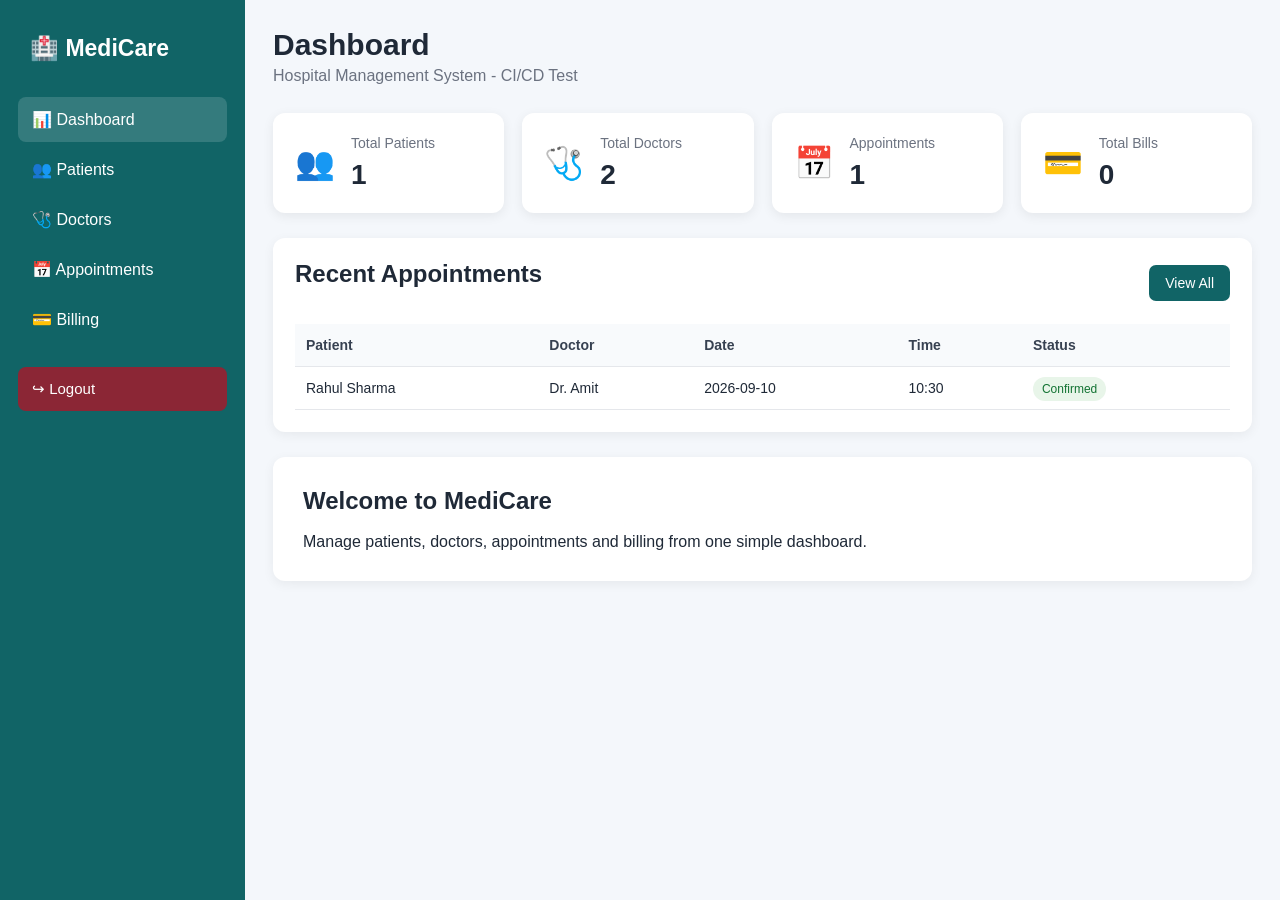
<file: index.html>
<!DOCTYPE html>
<html lang="en">
<head>
<meta charset="UTF-8"><meta name="viewport" content="width=device-width, initial-scale=1.0">
<title>MediCare HMS - Dashboard</title><link rel="stylesheet" href="css/style.css">
</head>
<body>
<div id="sidebar"></div>
<main class="main">
<header class="topbar"><div><h1>Dashboard</h1><p>Hospital Management System - CI/CD Test</p></div><button class="menu-btn" onclick="toggleSidebar()">☰</button></header>
<section class="cards">
<div class="card"><span>👥</span><div><p>Total Patients</p><h2 id="dashPatients">0</h2></div></div>
<div class="card"><span>🩺</span><div><p>Total Doctors</p><h2 id="dashDoctors">0</h2></div></div>
<div class="card"><span>📅</span><div><p>Appointments</p><h2 id="dashAppointments">0</h2></div></div>
<div class="card"><span>💳</span><div><p>Total Bills</p><h2 id="dashBills">0</h2></div></div>
</section>
<section class="panel">
<div class="panel-head"><h2>Recent Appointments</h2><a class="btn" href="appointments.html">View All</a></div>
<div class="table-wrap"><table><thead><tr><th>Patient</th><th>Doctor</th><th>Date</th><th>Time</th><th>Status</th></tr></thead><tbody id="recentAppointments"></tbody></table></div>
</section>
<section class="panel welcome"><h2>Welcome to MediCare</h2><p>Manage patients, doctors, appointments and billing from one simple dashboard.</p></section>
</main>
<script src="js/app.js"></script><script>renderDashboard();</script>
</body></html>
</file>
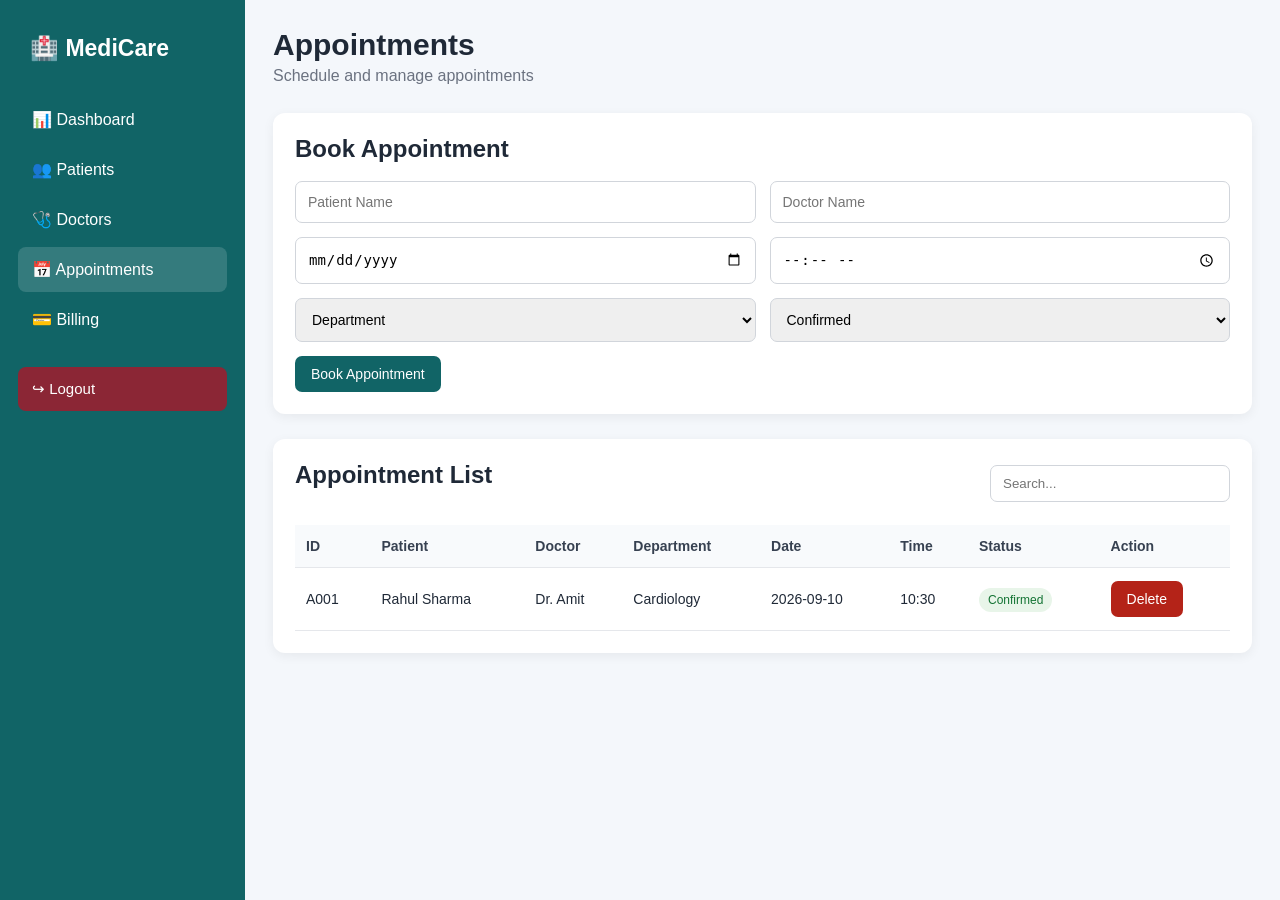
<file: appointments.html>
<!DOCTYPE html>
<html lang="en"><head><meta charset="UTF-8"><meta name="viewport" content="width=device-width, initial-scale=1.0">
<title>Appointments - MediCare HMS</title><link rel="stylesheet" href="css/style.css"></head>
<body><div id="sidebar"></div><main class="main">
<header class="topbar"><div><h1>Appointments</h1><p>Schedule and manage appointments</p></div><button class="menu-btn" onclick="toggleSidebar()">☰</button></header>
<section class="panel"><h2>Book Appointment</h2><form id="appointmentForm" class="form-grid">
<input name="patient" placeholder="Patient Name" required><input name="doctor" placeholder="Doctor Name" required>
<input name="date" type="date" required><input name="time" type="time" required>
<select name="department" required><option value="">Department</option><option>Cardiology</option><option>Neurology</option><option>Orthopedics</option><option>General Medicine</option><option>Pediatrics</option><option>Dermatology</option></select>
<select name="status"><option>Confirmed</option><option>Pending</option><option>Completed</option><option>Cancelled</option></select>
<button class="btn primary" type="submit">Book Appointment</button></form></section>
<section class="panel"><div class="panel-head"><h2>Appointment List</h2><input id="appointmentSearch" class="search" placeholder="Search..." oninput="renderAppointments()"></div>
<div class="table-wrap"><table><thead><tr><th>ID</th><th>Patient</th><th>Doctor</th><th>Department</th><th>Date</th><th>Time</th><th>Status</th><th>Action</th></tr></thead><tbody id="appointmentTable"></tbody></table></div></section>
</main><script src="js/app.js"></script><script>setupAppointmentPage();</script></body></html>
</file>
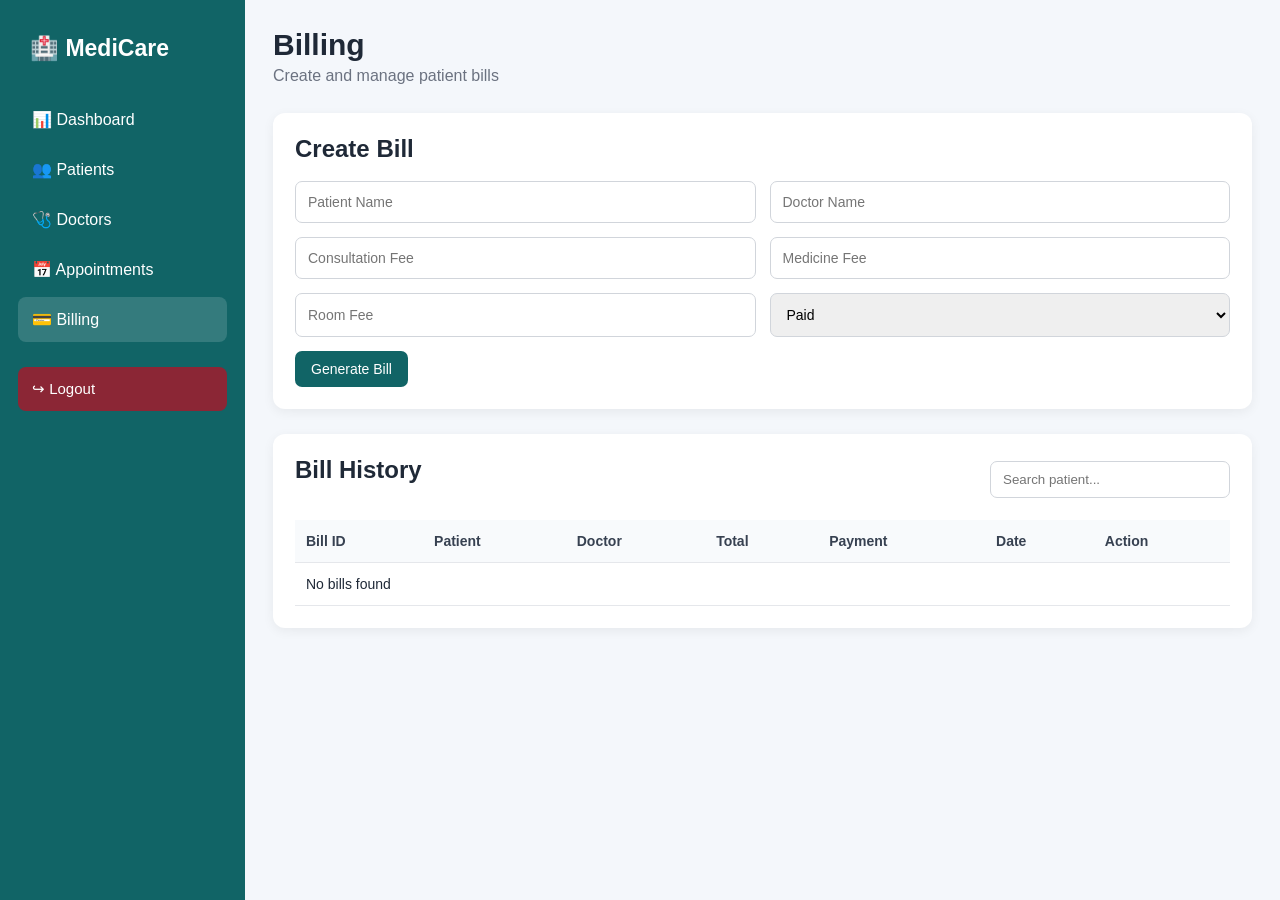
<file: billing.html>
<!DOCTYPE html>
<html lang="en"><head><meta charset="UTF-8"><meta name="viewport" content="width=device-width, initial-scale=1.0">
<title>Billing - MediCare HMS</title><link rel="stylesheet" href="css/style.css"></head>
<body><div id="sidebar"></div><main class="main">
<header class="topbar"><div><h1>Billing</h1><p>Create and manage patient bills</p></div><button class="menu-btn" onclick="toggleSidebar()">☰</button></header>
<section class="panel"><h2>Create Bill</h2><form id="billForm" class="form-grid">
<input name="patient" placeholder="Patient Name" required><input name="doctor" placeholder="Doctor Name" required>
<input name="consultation" type="number" min="0" step="0.01" placeholder="Consultation Fee" required>
<input name="medicine" type="number" min="0" step="0.01" placeholder="Medicine Fee" required>
<input name="room" type="number" min="0" step="0.01" placeholder="Room Fee" required>
<select name="payment"><option>Paid</option><option>Pending</option></select>
<button class="btn primary" type="submit">Generate Bill</button></form></section>
<section class="panel"><div class="panel-head"><h2>Bill History</h2><input id="billSearch" class="search" placeholder="Search patient..." oninput="renderBills()"></div>
<div class="table-wrap"><table><thead><tr><th>Bill ID</th><th>Patient</th><th>Doctor</th><th>Total</th><th>Payment</th><th>Date</th><th>Action</th></tr></thead><tbody id="billTable"></tbody></table></div></section>
</main><script src="js/app.js"></script><script>setupBillingPage();</script></body></html>
</file>
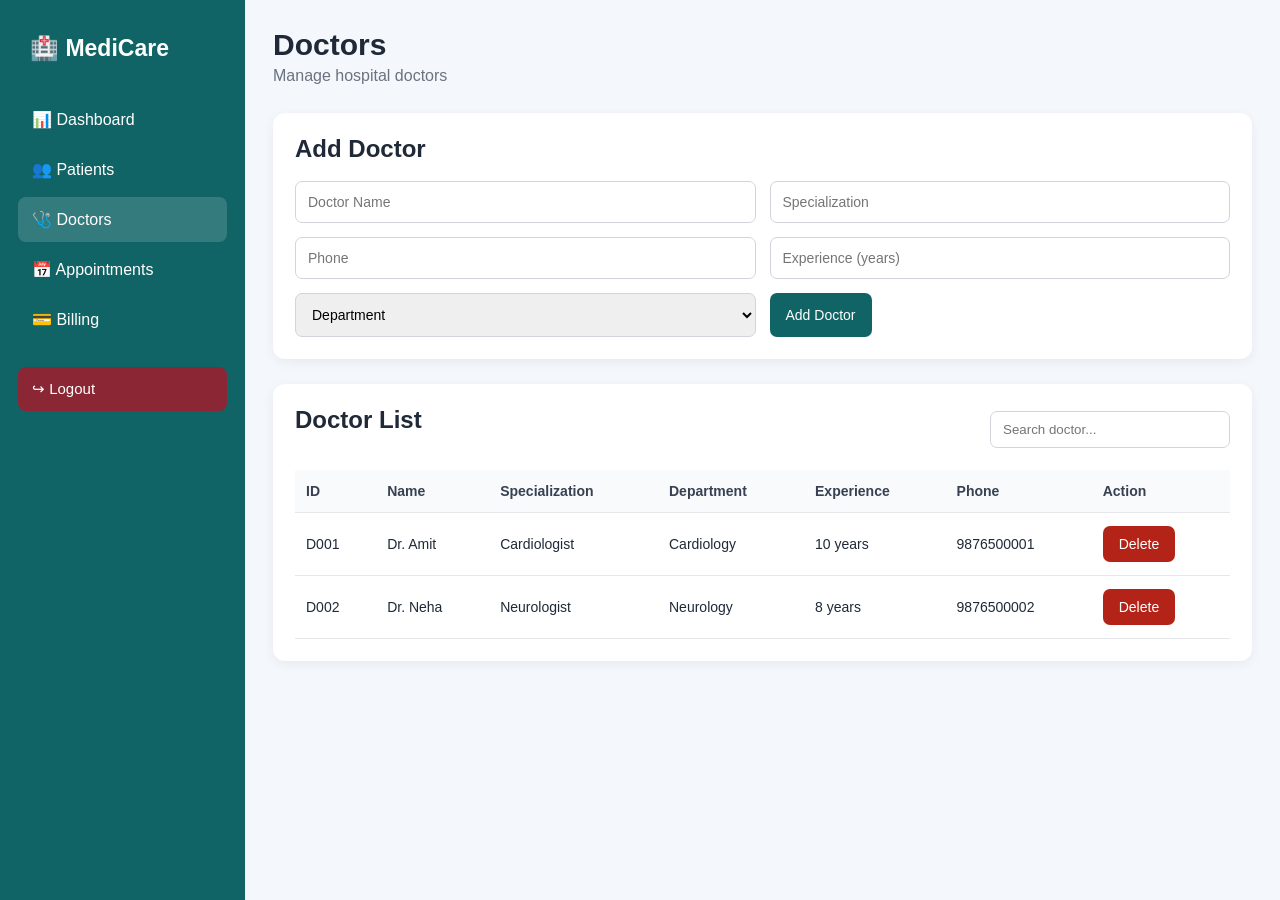
<file: doctors.html>
<!DOCTYPE html>
<html lang="en"><head><meta charset="UTF-8"><meta name="viewport" content="width=device-width, initial-scale=1.0">
<title>Doctors - MediCare HMS</title><link rel="stylesheet" href="css/style.css"></head>
<body><div id="sidebar"></div><main class="main">
<header class="topbar"><div><h1>Doctors</h1><p>Manage hospital doctors</p></div><button class="menu-btn" onclick="toggleSidebar()">☰</button></header>
<section class="panel"><h2>Add Doctor</h2><form id="doctorForm" class="form-grid">
<input name="name" placeholder="Doctor Name" required><input name="specialization" placeholder="Specialization" required>
<input name="phone" placeholder="Phone" required><input name="experience" type="number" min="0" placeholder="Experience (years)" required>
<select name="department" required><option value="">Department</option><option>Cardiology</option><option>Neurology</option><option>Orthopedics</option><option>General Medicine</option><option>Pediatrics</option><option>Dermatology</option></select>
<button class="btn primary" type="submit">Add Doctor</button></form></section>
<section class="panel"><div class="panel-head"><h2>Doctor List</h2><input id="doctorSearch" class="search" placeholder="Search doctor..." oninput="renderDoctors()"></div>
<div class="table-wrap"><table><thead><tr><th>ID</th><th>Name</th><th>Specialization</th><th>Department</th><th>Experience</th><th>Phone</th><th>Action</th></tr></thead><tbody id="doctorTable"></tbody></table></div></section>
</main><script src="js/app.js"></script><script>setupDoctorPage();</script></body></html>
</file>
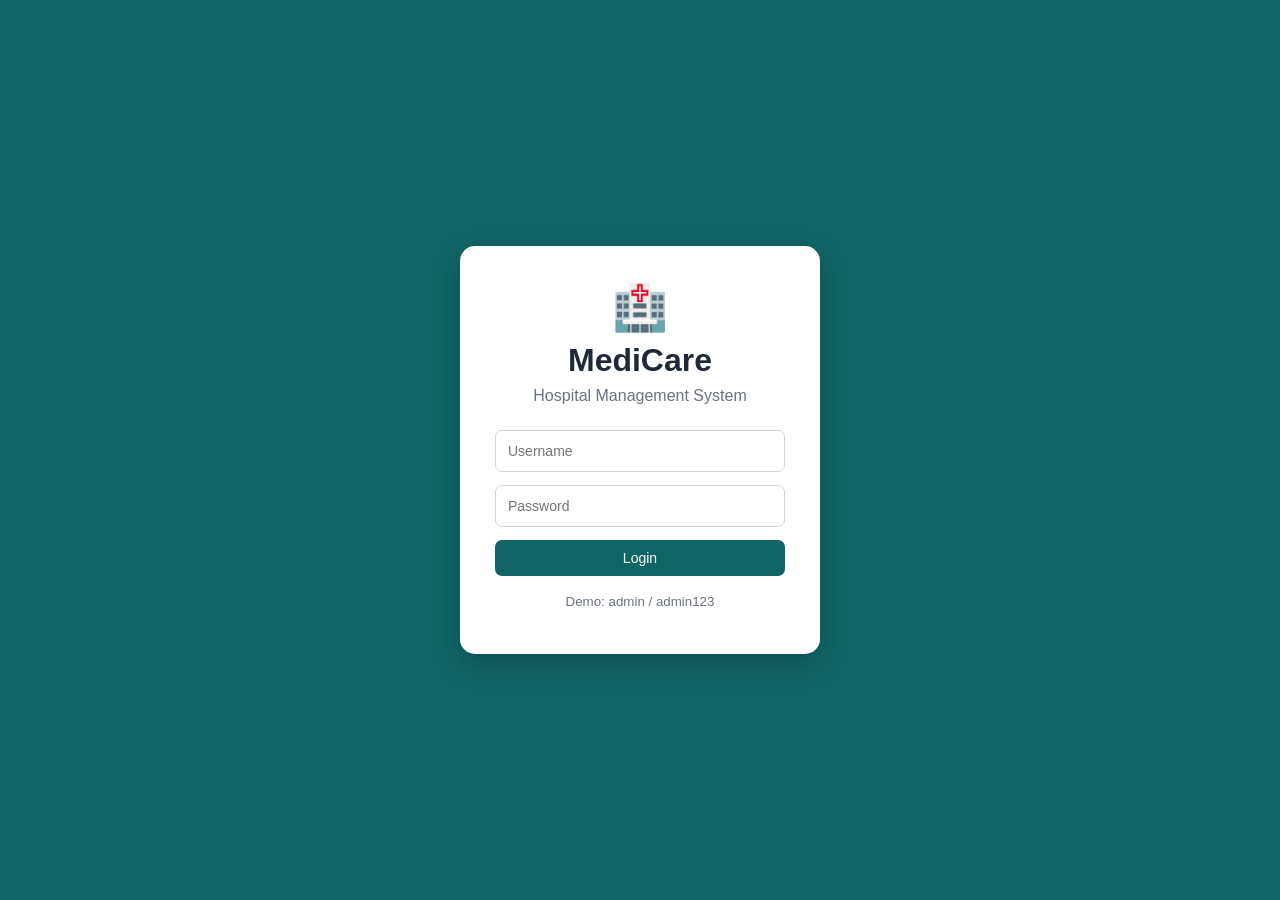
<file: login.html>
<!DOCTYPE html>
<html lang="en"><head><meta charset="UTF-8"><meta name="viewport" content="width=device-width, initial-scale=1.0">
<title>Login - MediCare HMS</title><link rel="stylesheet" href="css/style.css"></head>
<body class="login-body"><div class="login-card"><div class="logo">🏥</div><h1>MediCare</h1><p>Hospital Management System</p>
<form id="loginForm"><input id="username" placeholder="Username" required><input id="password" type="password" placeholder="Password" required><button class="btn primary full" type="submit">Login</button></form>
<small>Demo: admin / admin123</small><p id="loginMsg" class="error"></p></div><script>
document.getElementById("loginForm").addEventListener("submit",e=>{e.preventDefault();let u=username.value,p=password.value;if(u==="admin"&&p==="admin123"){localStorage.setItem("loggedIn","true");location.href="index.html"}else loginMsg.textContent="Invalid username or password";});
</script></body></html>
</file>
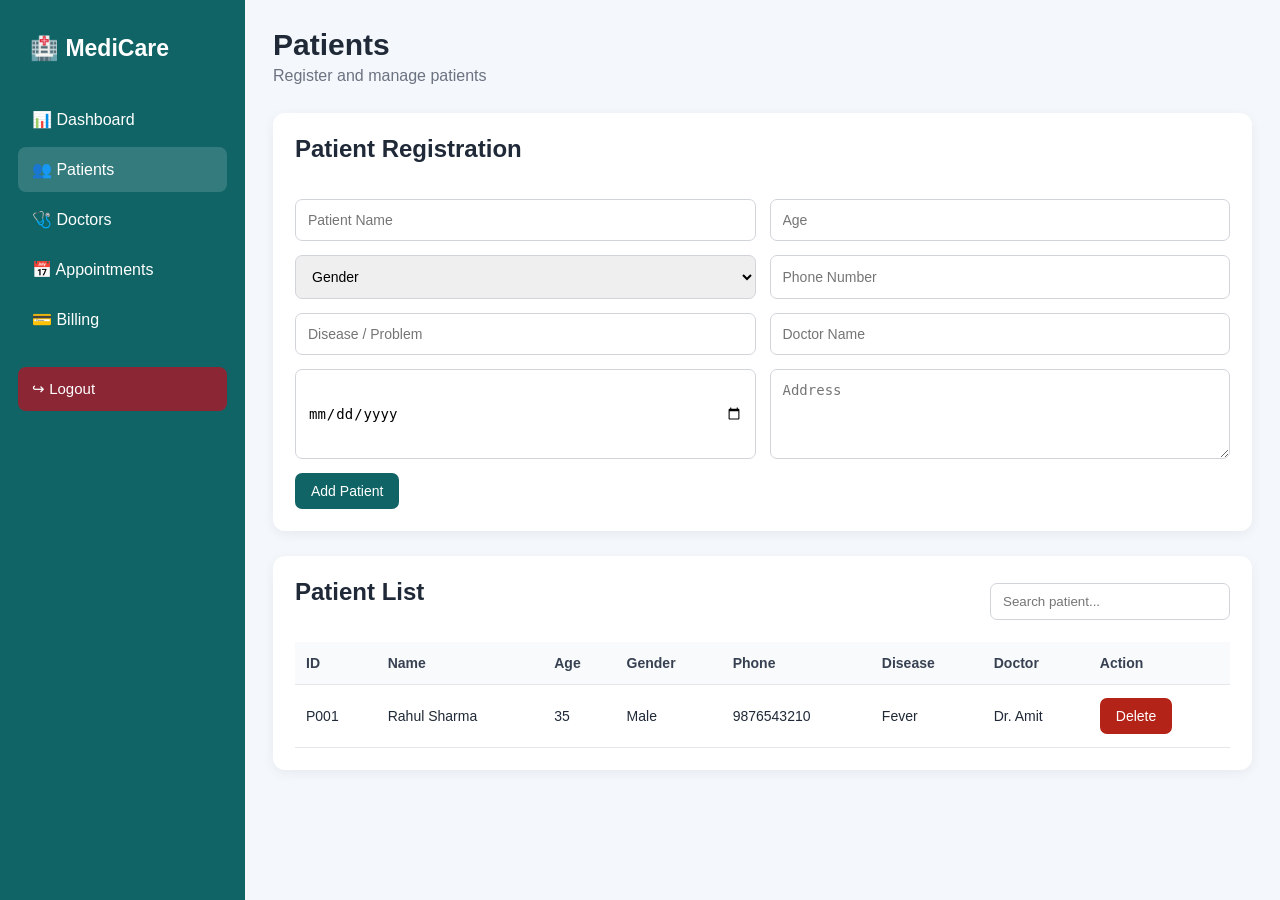
<file: patients.html>
<!DOCTYPE html>
<html lang="en"><head><meta charset="UTF-8"><meta name="viewport" content="width=device-width, initial-scale=1.0">
<title>Patients - MediCare HMS</title><link rel="stylesheet" href="css/style.css"></head>
<body><div id="sidebar"></div><main class="main">
<header class="topbar"><div><h1>Patients</h1><p>Register and manage patients</p></div><button class="menu-btn" onclick="toggleSidebar()">☰</button></header>
<section class="panel"><div class="panel-head"><h2>Patient Registration</h2></div>
<form id="patientForm" class="form-grid">
<input name="name" placeholder="Patient Name" required><input name="age" type="number" min="0" placeholder="Age" required>
<select name="gender" required><option value="">Gender</option><option>Male</option><option>Female</option><option>Other</option></select>
<input name="phone" placeholder="Phone Number" required><input name="disease" placeholder="Disease / Problem" required>
<input name="doctor" placeholder="Doctor Name" required><input name="admission" type="date" required>
<textarea name="address" placeholder="Address"></textarea><button class="btn primary" type="submit">Add Patient</button>
</form></section>
<section class="panel"><div class="panel-head"><h2>Patient List</h2><input id="patientSearch" class="search" placeholder="Search patient..." oninput="renderPatients()"></div>
<div class="table-wrap"><table><thead><tr><th>ID</th><th>Name</th><th>Age</th><th>Gender</th><th>Phone</th><th>Disease</th><th>Doctor</th><th>Action</th></tr></thead><tbody id="patientTable"></tbody></table></div></section>
</main><script src="js/app.js"></script><script>setupPatientPage();</script></body></html>
</file>
<file: css/style.css>
*{box-sizing:border-box;margin:0;padding:0}body{font-family:Arial,sans-serif;background:#f4f7fb;color:#1f2937;display:flex}.sidebar{width:245px;height:100vh;background:#116466;color:white;position:fixed;padding:25px 18px;z-index:10}.brand{font-size:23px;font-weight:700;padding:10px 12px 30px}.sidebar ul{list-style:none}.sidebar li{margin:5px 0}.sidebar a,.logout{display:block;padding:13px 14px;border-radius:8px;color:#fff;text-decoration:none;cursor:pointer}.sidebar a:hover,.sidebar a.active{background:rgba(255,255,255,.15)}.logout{margin-top:25px;background:#8b2635;border:0;width:100%;text-align:left;font-size:15px}.main{margin-left:245px;width:calc(100% - 245px);padding:28px}.topbar{display:flex;justify-content:space-between;align-items:center;margin-bottom:28px}.topbar h1{font-size:30px;margin-bottom:5px}.topbar p{color:#6b7280}.menu-btn{display:none;border:0;background:#116466;color:white;padding:9px 12px;border-radius:6px;font-size:20px}.cards{display:grid;grid-template-columns:repeat(4,1fr);gap:18px;margin-bottom:25px}.card{background:#fff;padding:22px;border-radius:12px;box-shadow:0 3px 12px rgba(0,0,0,.07);display:flex;gap:16px;align-items:center}.card>span{font-size:32px}.card p{color:#6b7280;font-size:14px;margin-bottom:8px}.card h2{font-size:28px}.panel{background:#fff;border-radius:12px;padding:22px;margin-bottom:25px;box-shadow:0 3px 12px rgba(0,0,0,.06)}.panel h2{margin-bottom:18px}.panel-head{display:flex;justify-content:space-between;align-items:center;gap:15px;margin-bottom:18px}.btn{display:inline-block;background:#116466;color:#fff;border:0;border-radius:7px;padding:10px 16px;text-decoration:none;cursor:pointer;font-size:14px}.btn.primary{background:#116466}.btn.danger{background:#b42318}.table-wrap{overflow-x:auto}table{width:100%;border-collapse:collapse;min-width:700px}th,td{padding:13px 11px;border-bottom:1px solid #e5e7eb;text-align:left;font-size:14px}th{background:#f8fafc;color:#374151}.search{border:1px solid #d1d5db;border-radius:7px;padding:10px 12px;width:240px}.form-grid{display:grid;grid-template-columns:repeat(2,1fr);gap:14px}.form-grid input,.form-grid select,.form-grid textarea,.login-card input{width:100%;padding:12px;border:1px solid #d1d5db;border-radius:7px;font-size:14px}.form-grid textarea{min-height:90px;resize:vertical}.form-grid button{width:max-content}.status{padding:5px 9px;border-radius:20px;background:#e8f5e9;color:#137333;font-size:12px}.status.pending{background:#fff7df;color:#9a6700}.status.cancelled{background:#fdecec;color:#b42318}.status.completed{background:#e8f0fe;color:#2455a4}.welcome{padding:30px}.login-body{min-height:100vh;display:flex;align-items:center;justify-content:center;background:#116466}.login-card{background:#fff;width:360px;padding:35px;border-radius:15px;text-align:center;box-shadow:0 10px 30px rgba(0,0,0,.2)}.logo{font-size:45px}.login-card h1{margin:8px 0}.login-card>p{color:#6b7280;margin-bottom:25px}.login-card form{display:grid;gap:13px}.full{width:100%}.login-card small{display:block;margin-top:18px;color:#6b7280}.error{color:#b42318!important;margin:10px 0!important}.action{display:flex;gap:6px}@media(max-width:1000px){.cards{grid-template-columns:repeat(2,1fr)}}@media(max-width:700px){.sidebar{transform:translateX(-100%);transition:.2s}.sidebar.open{transform:translateX(0)}.main{margin-left:0;width:100%;padding:18px}.menu-btn{display:block}.cards{grid-template-columns:1fr}.form-grid{grid-template-columns:1fr}.panel-head{align-items:flex-start;flex-direction:column}.search{width:100%}}
</file>
